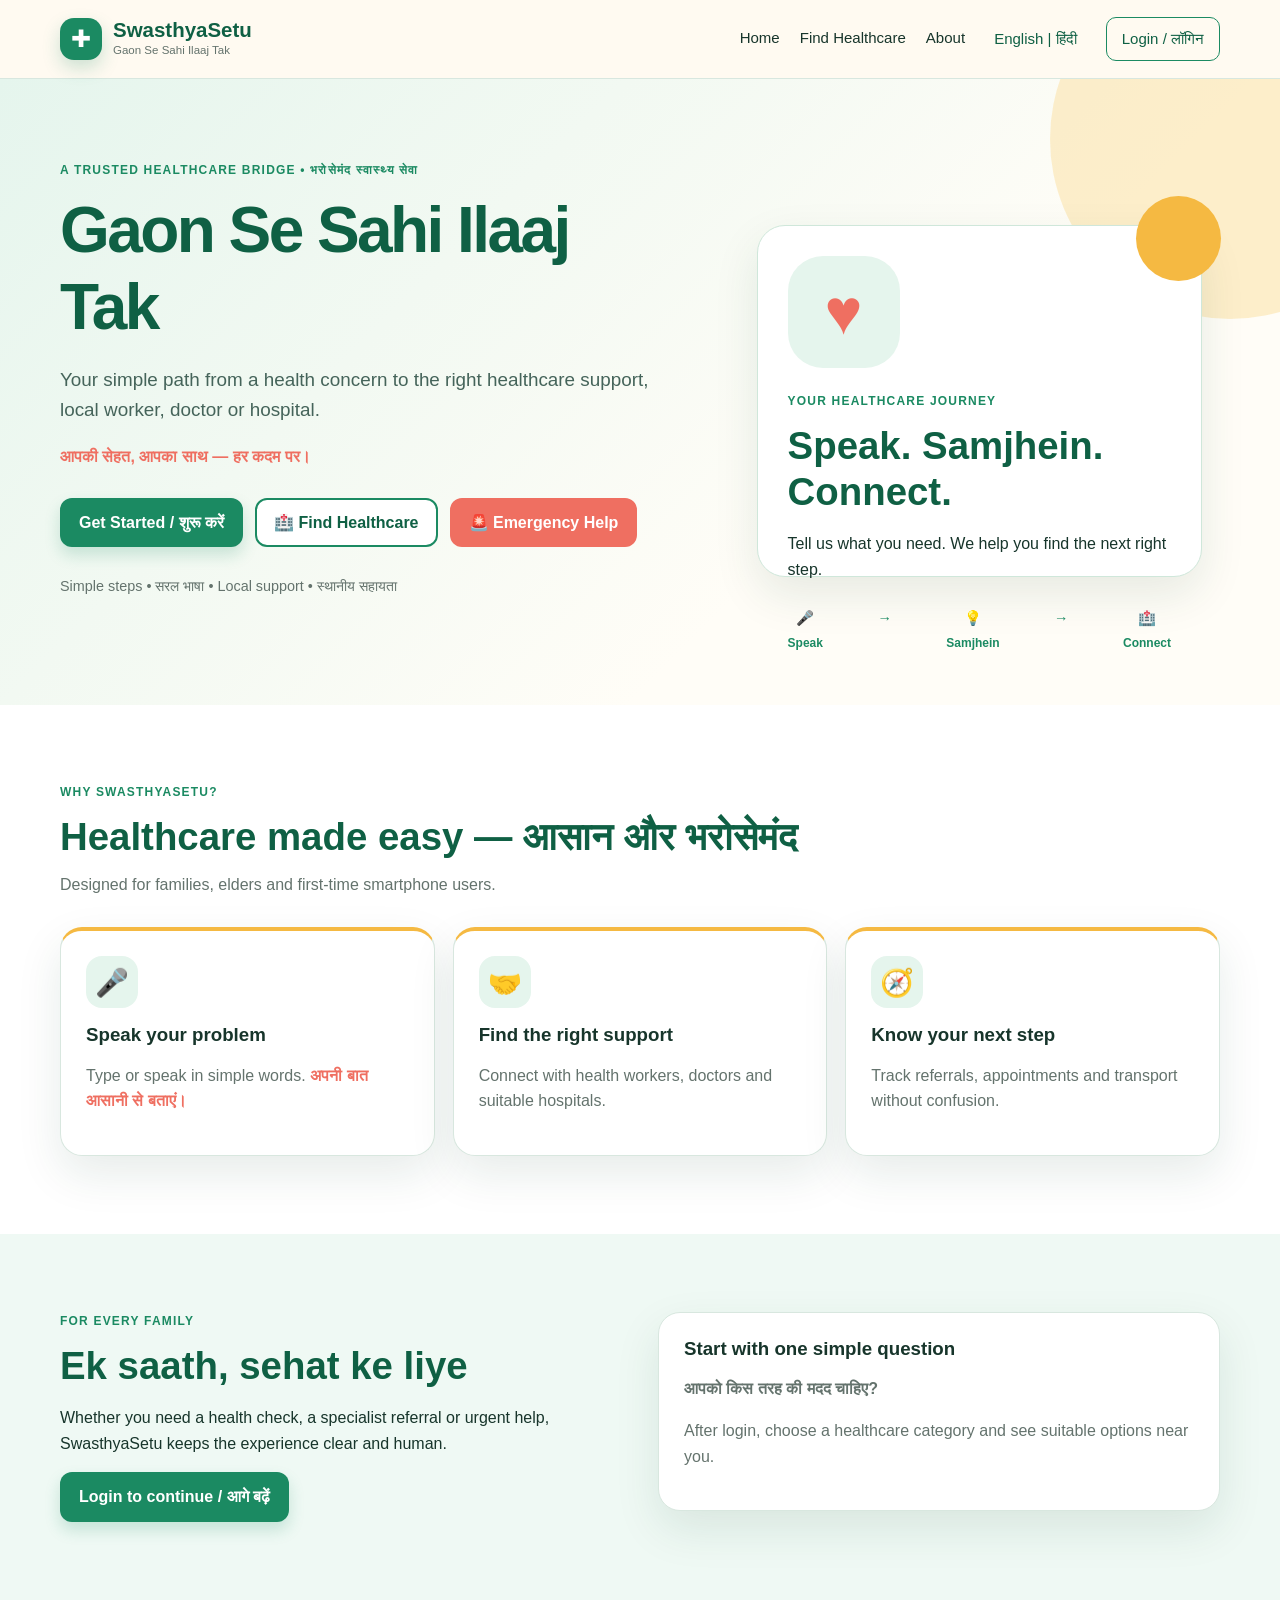
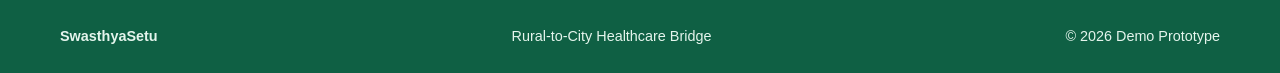
<file: index.html>
<!doctype html>
<html lang="en">
  <head>
    <meta charset="UTF-8" />
    <meta name="viewport" content="width=device-width,initial-scale=1.0" />
    <meta
      name="description"
      content="SwasthyaSetu - a simple rural-to-city healthcare bridge."
    />
    <title>SwasthyaSetu | Gaon Se Sahi Ilaaj Tak</title>
    <link rel="stylesheet" href="style.css" />
  </head>
  <body>
    <a class="skip-link" href="#main-content">Skip to main content</a>
    <header class="site-header">
      <div class="container nav-wrap">
        <a class="brand" href="index.html"
          ><span class="brand-mark">✚</span
          ><span
            ><strong>SwasthyaSetu</strong
            ><small>Gaon Se Sahi Ilaaj Tak</small></span
          ></a
        ><button class="menu-toggle" id="menuToggle" aria-expanded="false">
          Menu
        </button>
        <nav id="primaryNav" class="primary-nav">
          <a href="index.html">Home</a
          ><a href="healthcare.html">Find Healthcare</a
          ><a href="about.html">About</a
          ><button class="language-switch" id="languageSwitch">
            English | हिंदी</button
          ><a class="nav-login" href="login.html">Login / लॉगिन</a>
        </nav>
      </div>
    </header>
    <main id="main-content">
      <section class="hero">
        <div class="container hero-grid">
          <div>
            <p class="eyebrow">
              A trusted healthcare bridge • भरोसेमंद स्वास्थ्य सेवा
            </p>
            <h1>Gaon Se Sahi Ilaaj Tak</h1>
            <p class="lead">
              Your simple path from a health concern to the right healthcare
              support, local worker, doctor or hospital.
            </p>
            <p class="hindi-line">आपकी सेहत, आपका साथ — हर कदम पर।</p>
            <div class="hero-actions">
              <a class="button button-primary" href="login.html"
                >Get Started / शुरू करें</a
              ><a class="button button-secondary" href="healthcare.html"
                >🏥 Find Healthcare</a
              ><a class="button button-coral" href="emergency.html"
                >🚨 Emergency Help</a
              >
            </div>
            <p class="trust-note">
              Simple steps • सरल भाषा • Local support • स्थानीय सहायता
            </p>
          </div>
          <div class="hero-visual">
            <div class="hero-visual-card">
              <div class="heart-art">♥</div>
              <p class="eyebrow">Your healthcare journey</p>
              <h2>Speak. Samjhein. Connect.</h2>
              <p>
                Tell us what you need. We help you find the next right step.
              </p>
              <div class="journey-row">
                <span>🎤<small>Speak</small></span
                ><b>→</b><span>💡<small>Samjhein</small></span
                ><b>→</b><span>🏥<small>Connect</small></span>
              </div>
            </div>
          </div>
        </div>
      </section>
      <section class="section section-white">
        <div class="container">
          <div class="section-heading">
            <p class="eyebrow">Why SwasthyaSetu?</p>
            <h2>Healthcare made easy — आसान और भरोसेमंद</h2>
            <p>
              Designed for families, elders and first-time smartphone users.
            </p>
          </div>
          <div class="feature-grid">
            <article class="feature-card">
              <div class="feature-icon">🎤</div>
              <h3>Speak your problem</h3>
              <p>
                Type or speak in simple words.
                <span class="hindi-line">अपनी बात आसानी से बताएं।</span>
              </p>
            </article>
            <article class="feature-card">
              <div class="feature-icon">🤝</div>
              <h3>Find the right support</h3>
              <p>
                Connect with health workers, doctors and suitable hospitals.
              </p>
            </article>
            <article class="feature-card">
              <div class="feature-icon">🧭</div>
              <h3>Know your next step</h3>
              <p>
                Track referrals, appointments and transport without confusion.
              </p>
            </article>
          </div>
        </div>
      </section>
      <section class="section section-soft">
        <div class="container two-column">
          <div>
            <p class="eyebrow">For every family</p>
            <h2>Ek saath, sehat ke liye</h2>
            <p>
              Whether you need a health check, a specialist referral or urgent
              help, SwasthyaSetu keeps the experience clear and human.
            </p>
            <a class="button button-primary" href="login.html"
              >Login to continue / आगे बढ़ें</a
            >
          </div>
          <div class="info-card">
            <h3>Start with one simple question</h3>
            <p class="hindi-line">आपको किस तरह की मदद चाहिए?</p>
            <p>
              After login, choose a healthcare category and see suitable options
              near you.
            </p>
          </div>
        </div>
      </section>
    </main>
    <footer class="site-footer">
      <div class="container">
        <strong>SwasthyaSetu</strong><span>Rural-to-City Healthcare Bridge</span
        ><span>© 2026 Demo Prototype</span>
      </div>
    </footer>
    <script src="script.js"></script>
  </body>
</html>
</file>
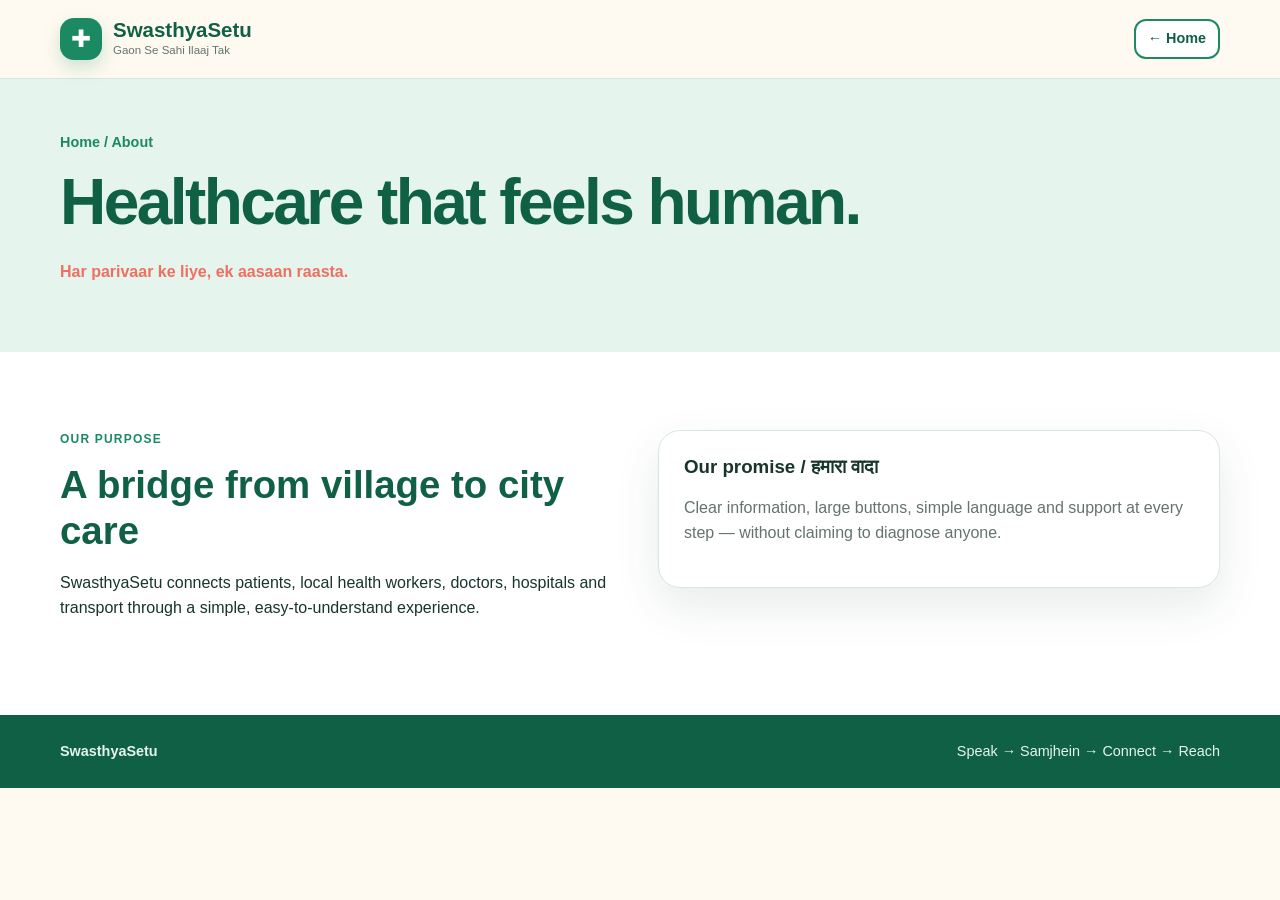
<file: about.html>
<!doctype html>
<html lang="en">
  <head>
    <meta charset="UTF-8" />
    <meta name="viewport" content="width=device-width,initial-scale=1.0" />
    <title>About | SwasthyaSetu</title>
    <link rel="stylesheet" href="style.css" />
  </head>
  <body>
    <header class="site-header">
      <div class="container nav-wrap">
        <a class="brand" href="index.html"
          ><span class="brand-mark">✚</span
          ><span
            ><strong>SwasthyaSetu</strong
            ><small>Gaon Se Sahi Ilaaj Tak</small></span
          ></a
        ><a class="button button-secondary button-small" href="index.html"
          >← Home</a
        >
      </div>
    </header>
    <main>
      <section class="page-hero">
        <div class="container">
          <div>
            <p class="breadcrumb">Home / About</p>
            <h1>Healthcare that feels human.</h1>
            <p class="hindi-line">Har parivaar ke liye, ek aasaan raasta.</p>
          </div>
        </div>
      </section>
      <section class="section section-white">
        <div class="container two-column">
          <div>
            <p class="eyebrow">Our purpose</p>
            <h2>A bridge from village to city care</h2>
            <p>
              SwasthyaSetu connects patients, local health workers, doctors,
              hospitals and transport through a simple, easy-to-understand
              experience.
            </p>
          </div>
          <div class="info-card">
            <h3>Our promise / हमारा वादा</h3>
            <p>
              Clear information, large buttons, simple language and support at
              every step — without claiming to diagnose anyone.
            </p>
          </div>
        </div>
      </section>
    </main>
    <footer class="site-footer">
      <div class="container">
        <strong>SwasthyaSetu</strong
        ><span>Speak → Samjhein → Connect → Reach</span>
      </div>
    </footer>
    <script src="script.js"></script>
  </body>
</html>
</file>
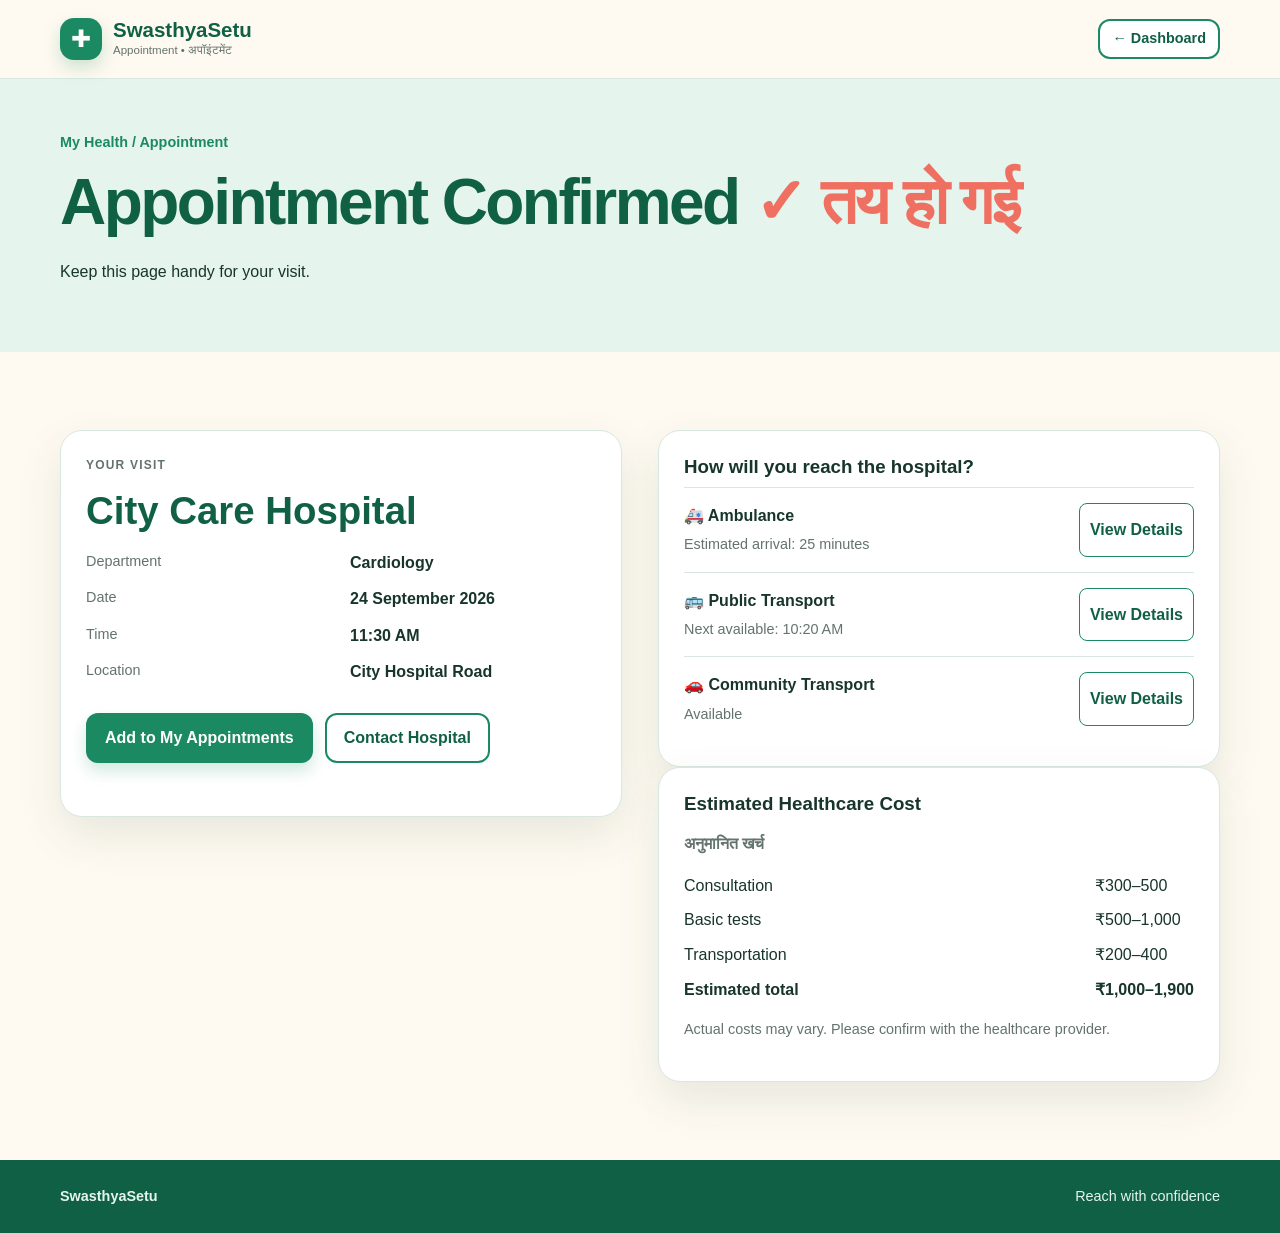
<file: appointment.html>
<!doctype html>
<html lang="en">
  <head>
    <meta charset="UTF-8" />
    <meta name="viewport" content="width=device-width,initial-scale=1.0" />
    <title>Appointment | SwasthyaSetu</title>
    <link rel="stylesheet" href="style.css" />
  </head>
  <body>
    <header class="site-header">
      <div class="container nav-wrap">
        <a class="brand" href="patient.html"
          ><span class="brand-mark">✚</span
          ><span
            ><strong>SwasthyaSetu</strong
            ><small>Appointment • अपॉइंटमेंट</small></span
          ></a
        ><a class="button button-secondary button-small" href="patient.html"
          >← Dashboard</a
        >
      </div>
    </header>
    <main>
      <section class="page-hero">
        <div class="container">
          <div>
            <p class="breadcrumb">My Health / Appointment</p>
            <h1>
              Appointment Confirmed <span class="hindi-line">✓ तय हो गई</span>
            </h1>
            <p>Keep this page handy for your visit.</p>
          </div>
        </div>
      </section>
      <section class="section">
        <div class="container two-column">
          <div class="info-card">
            <p class="eyebrow">Your visit</p>
            <h2>City Care Hospital</h2>
            <dl class="data-grid">
              <dt>Department</dt>
              <dd>Cardiology</dd>
              <dt>Date</dt>
              <dd>24 September 2026</dd>
              <dt>Time</dt>
              <dd>11:30 AM</dd>
              <dt>Location</dt>
              <dd>City Hospital Road</dd>
            </dl>
            <div class="button-row">
              <button class="button button-primary" id="saveAppointment">
                Add to My Appointments</button
              ><button class="button button-secondary" type="button">
                Contact Hospital
              </button>
            </div>
          </div>
          <div>
            <div class="info-card">
              <h3>How will you reach the hospital?</h3>
              <div class="transport-item">
                <b>🚑 Ambulance</b><span>Estimated arrival: 25 minutes</span
                ><button class="small-button" type="button">
                  View Details
                </button>
              </div>
              <div class="transport-item">
                <b>🚌 Public Transport</b><span>Next available: 10:20 AM</span
                ><button class="small-button" type="button">
                  View Details
                </button>
              </div>
              <div class="transport-item">
                <b>🚗 Community Transport</b><span>Available</span
                ><button class="small-button" type="button">
                  View Details
                </button>
              </div>
            </div>
            <div class="info-card">
              <h3>Estimated Healthcare Cost</h3>
              <p class="hindi-line">अनुमानित खर्च</p>
              <dl class="cost-list">
                <dt>Consultation</dt>
                <dd>₹300–500</dd>
                <dt>Basic tests</dt>
                <dd>₹500–1,000</dd>
                <dt>Transportation</dt>
                <dd>₹200–400</dd>
                <dt><strong>Estimated total</strong></dt>
                <dd><strong>₹1,000–1,900</strong></dd>
              </dl>
              <p class="muted">
                Actual costs may vary. Please confirm with the healthcare
                provider.
              </p>
            </div>
          </div>
        </div>
      </section>
    </main>
    <div class="modal" id="modal" role="dialog" aria-modal="true" hidden>
      <div class="modal-card">
        <button class="modal-close" id="modalClose">×</button>
        <h2 id="modalTitle">Message</h2>
        <p id="modalMessage"></p>
        <button class="button button-primary" id="modalOk">Okay</button>
      </div>
    </div>
    <footer class="site-footer">
      <div class="container">
        <strong>SwasthyaSetu</strong><span>Reach with confidence</span>
      </div>
    </footer>
    <script src="script.js"></script>
  </body>
</html>
</file>
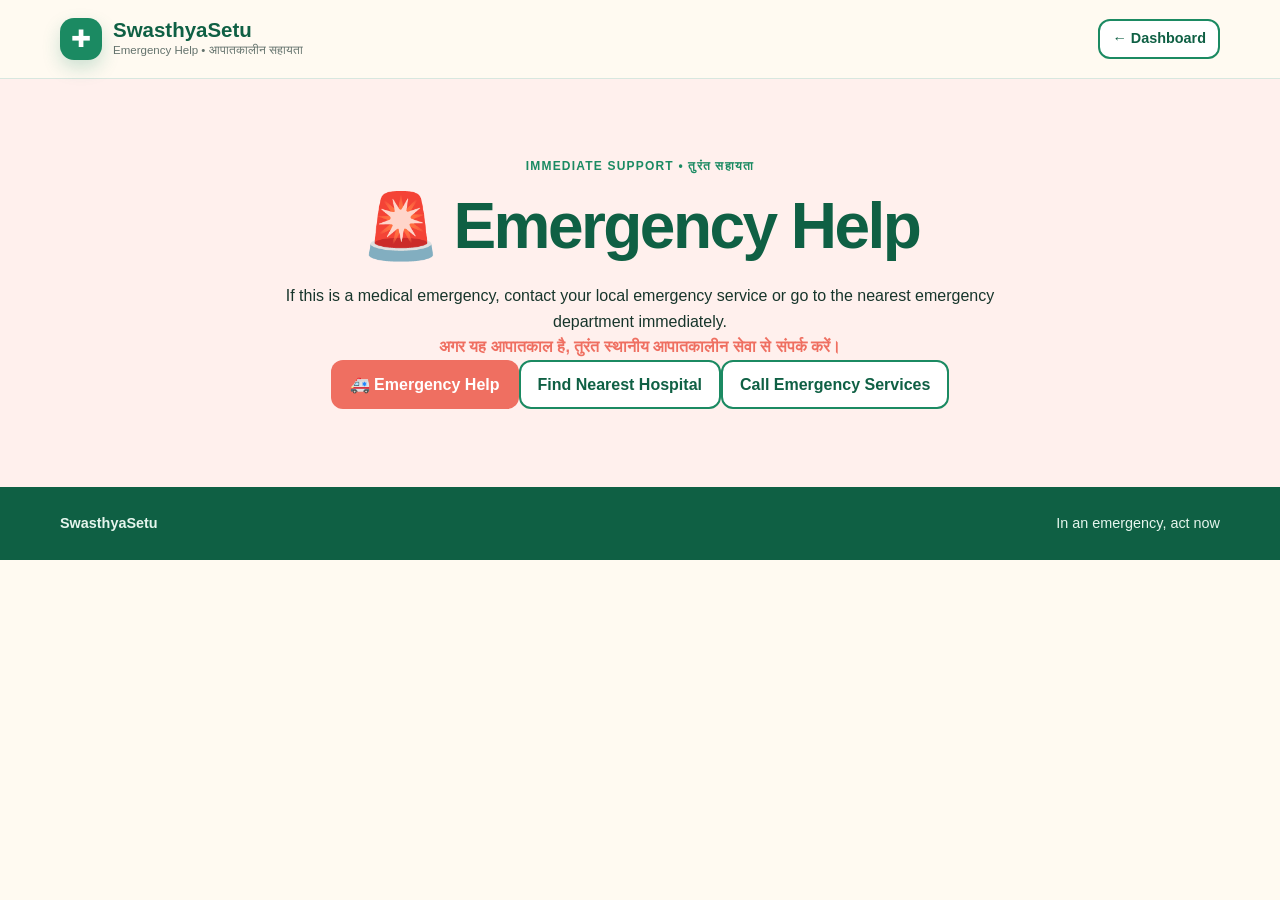
<file: emergency.html>
<!doctype html>
<html lang="en">
  <head>
    <meta charset="UTF-8" />
    <meta name="viewport" content="width=device-width,initial-scale=1.0" />
    <title>Emergency Help | SwasthyaSetu</title>
    <link rel="stylesheet" href="style.css" />
  </head>
  <body>
    <header class="site-header">
      <div class="container nav-wrap">
        <a class="brand" href="patient.html"
          ><span class="brand-mark">✚</span
          ><span
            ><strong>SwasthyaSetu</strong
            ><small>Emergency Help • आपातकालीन सहायता</small></span
          ></a
        ><a class="button button-secondary button-small" href="patient.html"
          >← Dashboard</a
        >
      </div>
    </header>
    <main>
      <section class="section emergency-section">
        <div class="container narrow">
          <p class="eyebrow">Immediate support • तुरंत सहायता</p>
          <h1>🚨 Emergency Help</h1>
          <p>
            If this is a medical emergency, contact your local emergency service
            or go to the nearest emergency department immediately.
          </p>
          <p class="hindi-line">
            अगर यह आपातकाल है, तुरंत स्थानीय आपातकालीन सेवा से संपर्क करें।
          </p>
          <div class="emergency-actions">
            <button class="button emergency-large" id="emergencyCall">
              🚑 Emergency Help</button
            ><a class="button button-secondary" href="healthcare.html"
              >Find Nearest Hospital</a
            ><button class="button button-secondary" id="callServices">
              Call Emergency Services
            </button>
          </div>
        </div>
      </section>
    </main>
    <div class="modal" id="modal" role="dialog" aria-modal="true" hidden>
      <div class="modal-card">
        <button class="modal-close" id="modalClose">×</button>
        <h2 id="modalTitle">Message</h2>
        <p id="modalMessage"></p>
        <button class="button button-primary" id="modalOk">Okay</button>
      </div>
    </div>
    <footer class="site-footer">
      <div class="container">
        <strong>SwasthyaSetu</strong><span>In an emergency, act now</span>
      </div>
    </footer>
    <script src="script.js"></script>
  </body>
</html>
</file>
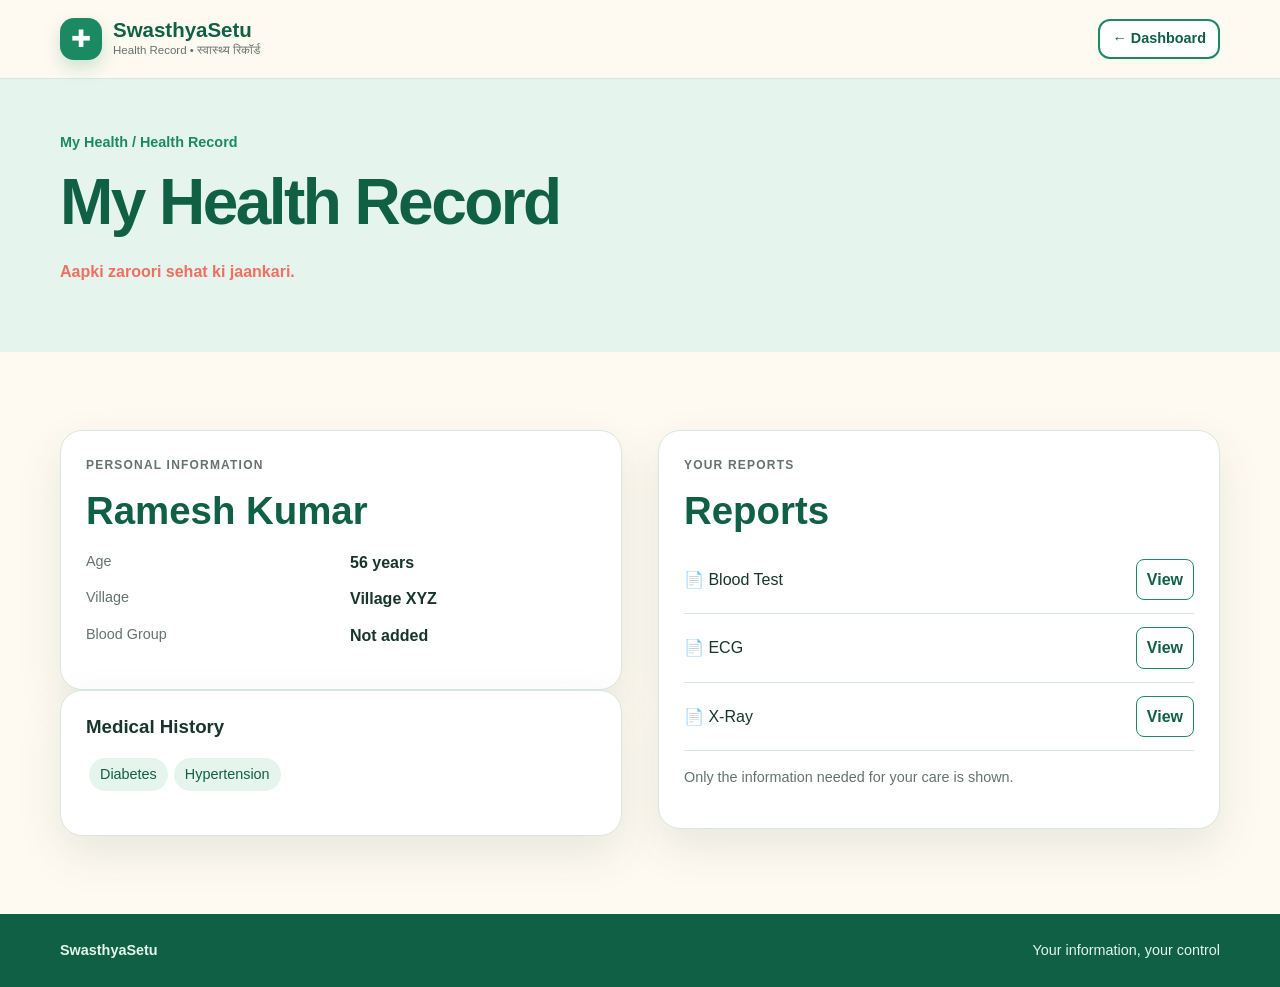
<file: health-record.html>
<!doctype html>
<html lang="en">
  <head>
    <meta charset="UTF-8" />
    <meta name="viewport" content="width=device-width,initial-scale=1.0" />
    <title>Health Record | SwasthyaSetu</title>
    <link rel="stylesheet" href="style.css" />
  </head>
  <body>
    <header class="site-header">
      <div class="container nav-wrap">
        <a class="brand" href="patient.html"
          ><span class="brand-mark">✚</span
          ><span
            ><strong>SwasthyaSetu</strong
            ><small>Health Record • स्वास्थ्य रिकॉर्ड</small></span
          ></a
        ><a class="button button-secondary button-small" href="patient.html"
          >← Dashboard</a
        >
      </div>
    </header>
    <main>
      <section class="page-hero">
        <div class="container">
          <div>
            <p class="breadcrumb">My Health / Health Record</p>
            <h1>My Health Record</h1>
            <p class="hindi-line">Aapki zaroori sehat ki jaankari.</p>
          </div>
        </div>
      </section>
      <section class="section">
        <div class="container two-column">
          <div>
            <div class="info-card">
              <p class="eyebrow">Personal information</p>
              <h2>Ramesh Kumar</h2>
              <dl class="data-grid">
                <dt>Age</dt>
                <dd>56 years</dd>
                <dt>Village</dt>
                <dd>Village XYZ</dd>
                <dt>Blood Group</dt>
                <dd>Not added</dd>
              </dl>
            </div>
            <div class="info-card">
              <h3>Medical History</h3>
              <p>
                <span class="tag">Diabetes</span
                ><span class="tag">Hypertension</span>
              </p>
            </div>
          </div>
          <div class="info-card">
            <p class="eyebrow">Your reports</p>
            <h2>Reports</h2>
            <ul class="report-list">
              <li>
                📄 Blood Test
                <button class="small-button" data-report="Blood Test">
                  View
                </button>
              </li>
              <li>
                📄 ECG
                <button class="small-button" data-report="ECG">View</button>
              </li>
              <li>
                📄 X-Ray
                <button class="small-button" data-report="X-Ray">View</button>
              </li>
            </ul>
            <p class="muted">
              Only the information needed for your care is shown.
            </p>
          </div>
        </div>
      </section>
    </main>
    <div class="modal" id="modal" role="dialog" aria-modal="true" hidden>
      <div class="modal-card">
        <button class="modal-close" id="modalClose">×</button>
        <h2 id="modalTitle">Message</h2>
        <p id="modalMessage"></p>
        <button class="button button-primary" id="modalOk">Okay</button>
      </div>
    </div>
    <footer class="site-footer">
      <div class="container">
        <strong>SwasthyaSetu</strong><span>Your information, your control</span>
      </div>
    </footer>
    <script src="script.js"></script>
  </body>
</html>
</file>
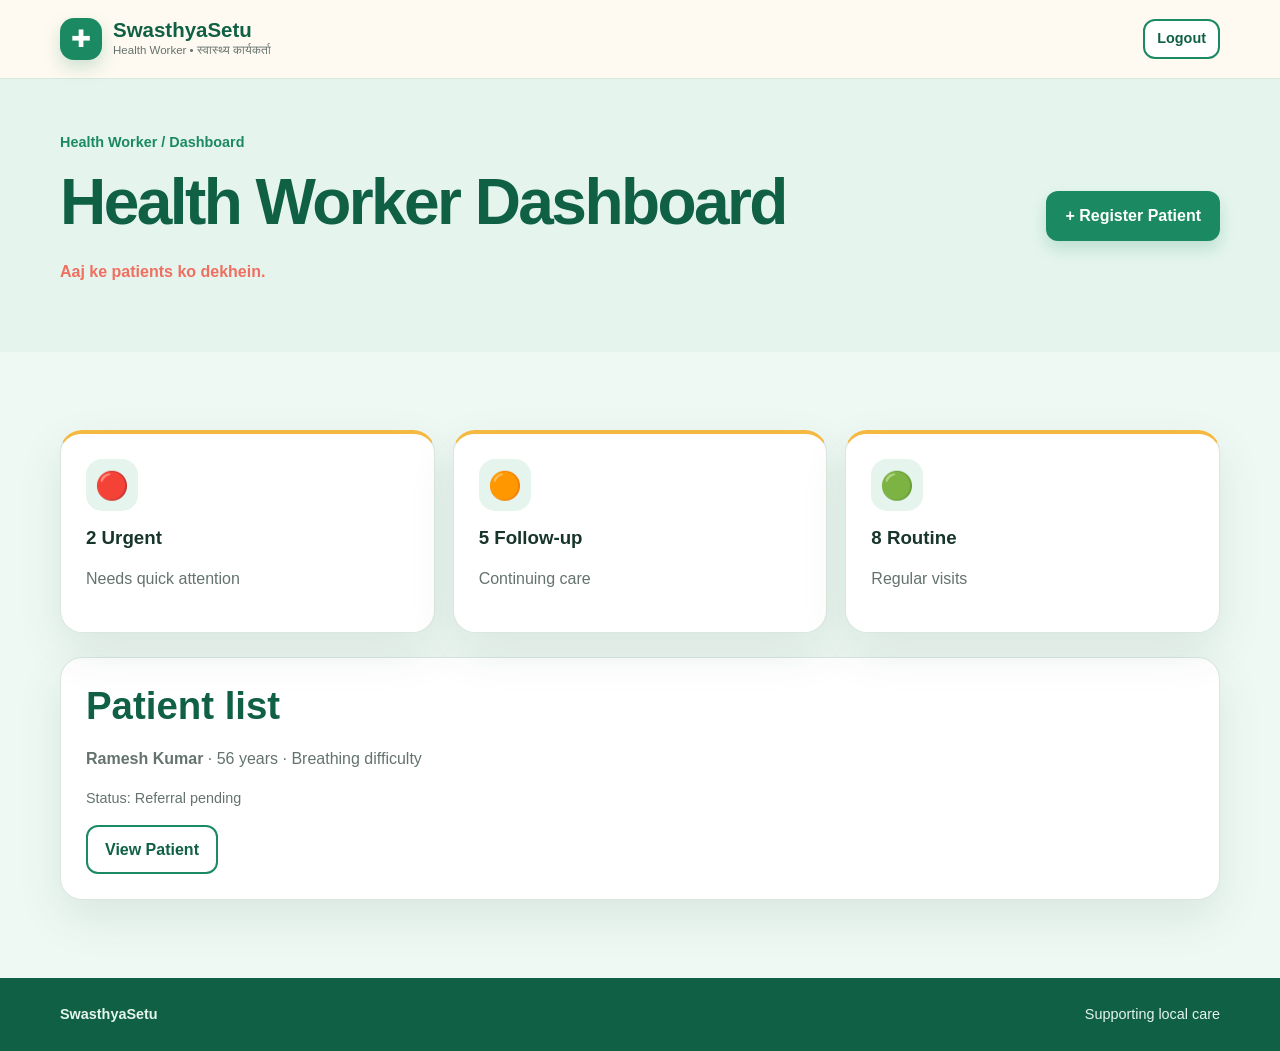
<file: health-worker.html>
<!doctype html>
<html lang="en">
  <head>
    <meta charset="UTF-8" />
    <meta name="viewport" content="width=device-width,initial-scale=1.0" />
    <title>Health Worker | SwasthyaSetu</title>
    <link rel="stylesheet" href="style.css" />
  </head>
  <body>
    <header class="site-header">
      <div class="container nav-wrap">
        <a class="brand" href="index.html"
          ><span class="brand-mark">✚</span
          ><span
            ><strong>SwasthyaSetu</strong
            ><small>Health Worker • स्वास्थ्य कार्यकर्ता</small></span
          ></a
        ><a class="button button-secondary button-small" href="index.html"
          >Logout</a
        >
      </div>
    </header>
    <main>
      <section class="page-hero">
        <div class="container">
          <div>
            <p class="breadcrumb">Health Worker / Dashboard</p>
            <h1>Health Worker Dashboard</h1>
            <p class="hindi-line">Aaj ke patients ko dekhein.</p>
          </div>
          <button
            class="button button-primary"
            type="button"
            data-demo="Register Patient"
          >
            + Register Patient
          </button>
        </div>
      </section>
      <section class="section section-soft">
        <div class="container">
          <div class="feature-grid">
            <div class="feature-card">
              <div class="feature-icon">🔴</div>
              <h3>2 Urgent</h3>
              <p>Needs quick attention</p>
            </div>
            <div class="feature-card">
              <div class="feature-icon">🟠</div>
              <h3>5 Follow-up</h3>
              <p>Continuing care</p>
            </div>
            <div class="feature-card">
              <div class="feature-icon">🟢</div>
              <h3>8 Routine</h3>
              <p>Regular visits</p>
            </div>
          </div>
          <div class="info-card" style="margin-top: 24px">
            <h2>Patient list</h2>
            <p>
              <strong>Ramesh Kumar</strong> · 56 years · Breathing difficulty
            </p>
            <p class="muted">Status: Referral pending</p>
            <button
              class="button button-secondary"
              type="button"
              data-demo="Patient details"
            >
              View Patient
            </button>
          </div>
        </div>
      </section>
    </main>
    <footer class="site-footer">
      <div class="container">
        <strong>SwasthyaSetu</strong><span>Supporting local care</span>
      </div>
    </footer>
    <script src="script.js"></script>
  </body>
</html>
</file>
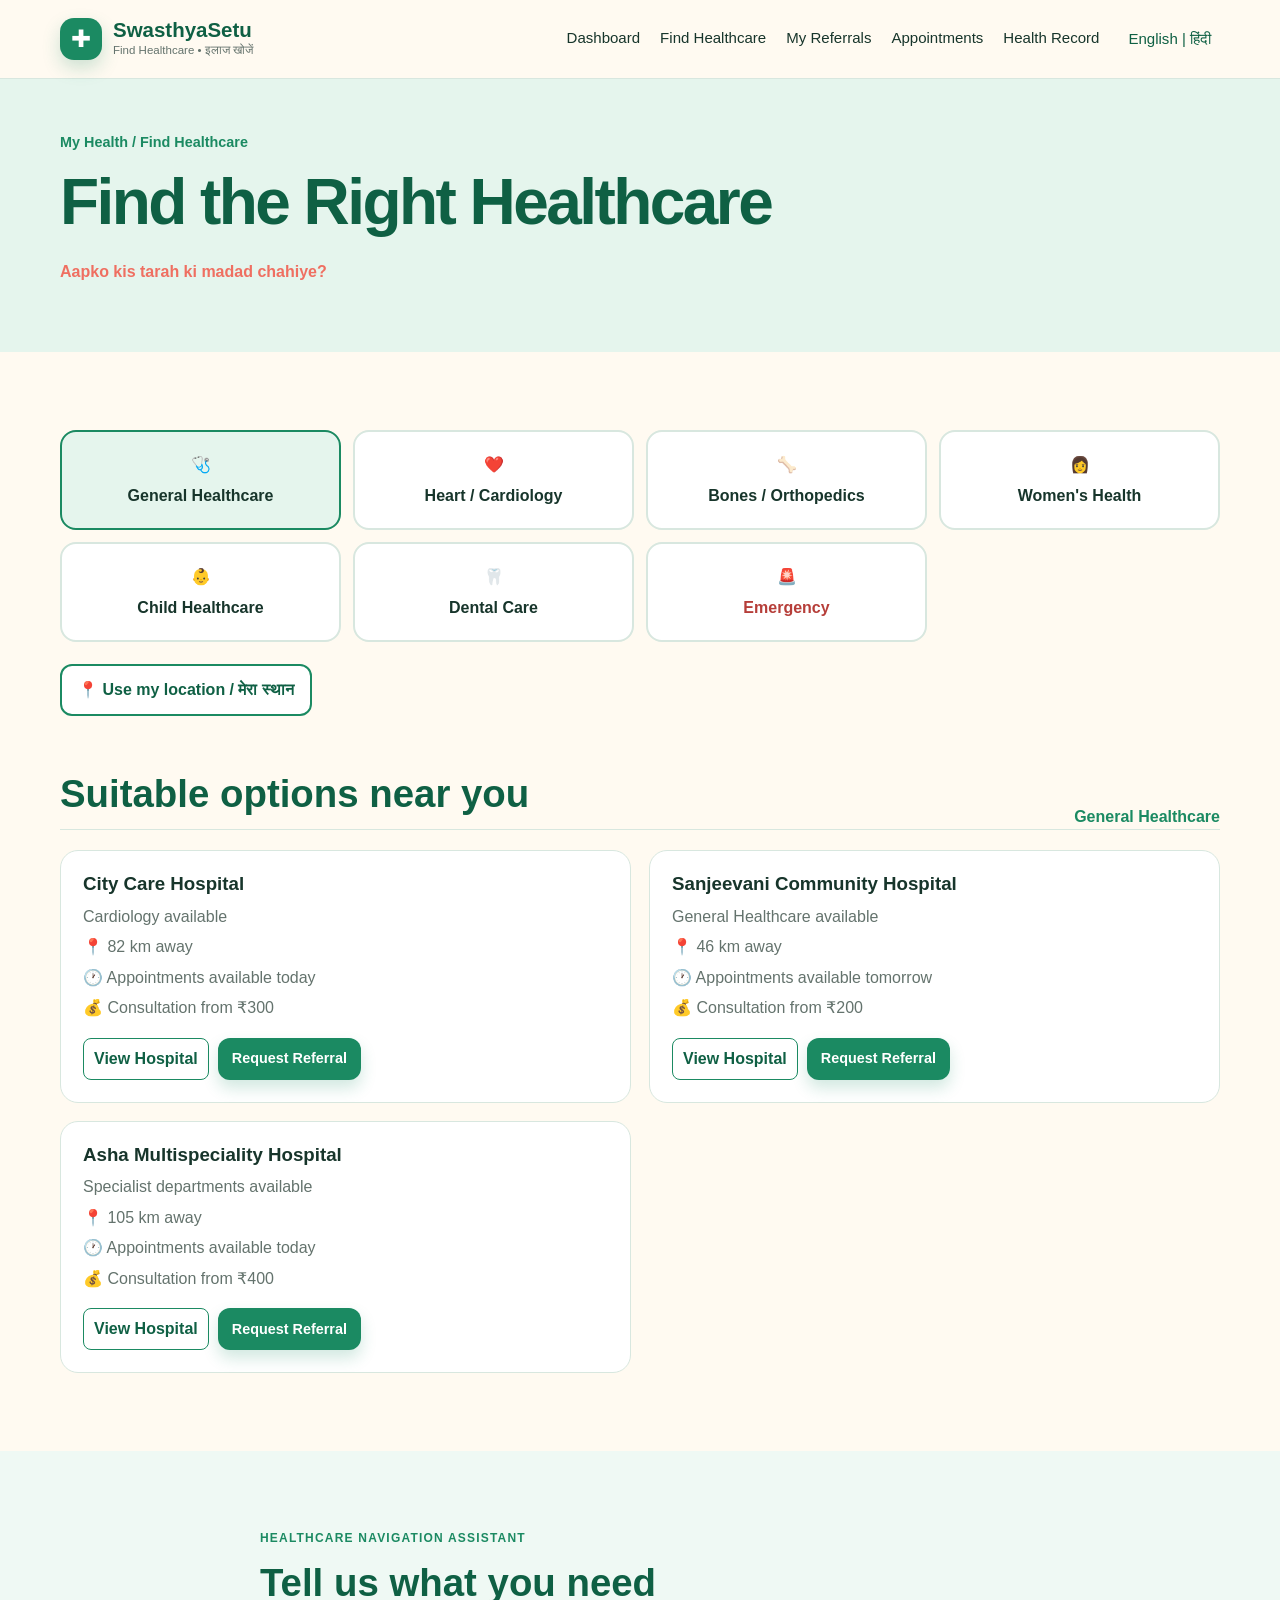
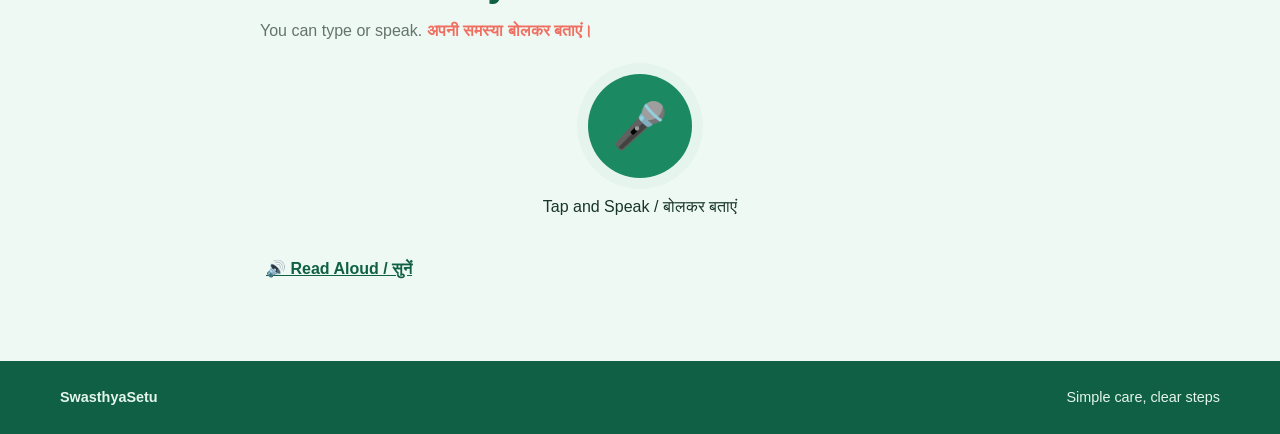
<file: healthcare.html>
<!doctype html>
<html lang="en">
  <head>
    <meta charset="UTF-8" />
    <meta name="viewport" content="width=device-width,initial-scale=1.0" />
    <title>Find Healthcare | SwasthyaSetu</title>
    <link rel="stylesheet" href="style.css" />
  </head>
  <body>
    <header class="site-header">
      <div class="container nav-wrap">
        <a class="brand" href="patient.html"
          ><span class="brand-mark">✚</span
          ><span
            ><strong>SwasthyaSetu</strong
            ><small>Find Healthcare • इलाज खोजें</small></span
          ></a
        ><button class="menu-toggle" id="menuToggle" aria-expanded="false">
          Menu
        </button>
        <nav id="primaryNav" class="primary-nav">
          <a href="patient.html">Dashboard</a
          ><a href="healthcare.html">Find Healthcare</a
          ><a href="referral.html">My Referrals</a
          ><a href="appointment.html">Appointments</a
          ><a href="health-record.html">Health Record</a
          ><button class="language-switch" id="languageSwitch">
            English | हिंदी
          </button>
        </nav>
      </div>
    </header>
    <main>
      <section class="page-hero">
        <div class="container">
          <div>
            <p class="breadcrumb">My Health / Find Healthcare</p>
            <h1>Find the Right Healthcare</h1>
            <p class="hindi-line">Aapko kis tarah ki madad chahiye?</p>
          </div>
        </div>
      </section>
      <section class="section">
        <div class="container">
          <div class="category-grid" id="categoryGrid">
            <button class="category active" data-category="General Healthcare">
              🩺<span>General Healthcare</span></button
            ><button class="category" data-category="Cardiology">
              ❤️<span>Heart / Cardiology</span></button
            ><button class="category" data-category="Orthopedics">
              🦴<span>Bones / Orthopedics</span></button
            ><button class="category" data-category="Women's Health">
              👩<span>Women's Health</span></button
            ><button class="category" data-category="Child Healthcare">
              👶<span>Child Healthcare</span></button
            ><button class="category" data-category="Dental">
              🦷<span>Dental Care</span></button
            ><button class="category category-danger" data-category="Emergency">
              🚨<span>Emergency</span>
            </button>
          </div>
          <button class="location-button" id="locationButton">
            📍 Use my location / मेरा स्थान
          </button>
          <p class="location-status" id="locationStatus"></p>
          <div class="results-heading">
            <h2>Suitable options near you</h2>
            <span id="selectedCategory">General Healthcare</span>
          </div>
          <div class="hospital-list" id="hospitalList"></div>
        </div>
      </section>
      <section class="section section-soft" id="assistant">
        <div class="container narrow">
          <div class="section-heading">
            <p class="eyebrow">Healthcare Navigation Assistant</p>
            <h2>Tell us what you need</h2>
            <p>
              You can type or speak.
              <span class="hindi-line">अपनी समस्या बोलकर बताएं।</span>
            </p>
          </div>
          <div class="assistant-box">
            <button class="mic-button" id="voiceButton">🎤</button>
            <p id="voiceLabel">Tap and Speak / बोलकर बताएं</p>
            <p class="voice-example" id="voiceExample" hidden>
              “Mujhe teen din se saans lene mein dikkat ho rahi hai.”
            </p>
            <div class="understood" id="understood" hidden>
              <h3>We understood / हमने समझा:</h3>
              <ul>
                <li>Breathing difficulty</li>
                <li>Duration: 3 days</li>
              </ul>
              <p class="notice">
                A healthcare professional should evaluate your symptoms.
              </p>
            </div>
          </div>
          <button class="text-button" id="readAloud">
            🔊 Read Aloud / सुनें
          </button>
        </div>
      </section>
    </main>
    <div class="modal" id="modal" role="dialog" aria-modal="true" hidden>
      <div class="modal-card">
        <button class="modal-close" id="modalClose">×</button>
        <h2 id="modalTitle">Message</h2>
        <p id="modalMessage"></p>
        <button class="button button-primary" id="modalOk">Okay</button>
      </div>
    </div>
    <footer class="site-footer">
      <div class="container">
        <strong>SwasthyaSetu</strong><span>Simple care, clear steps</span>
      </div>
    </footer>
    <script src="script.js"></script>
  </body>
</html>
</file>
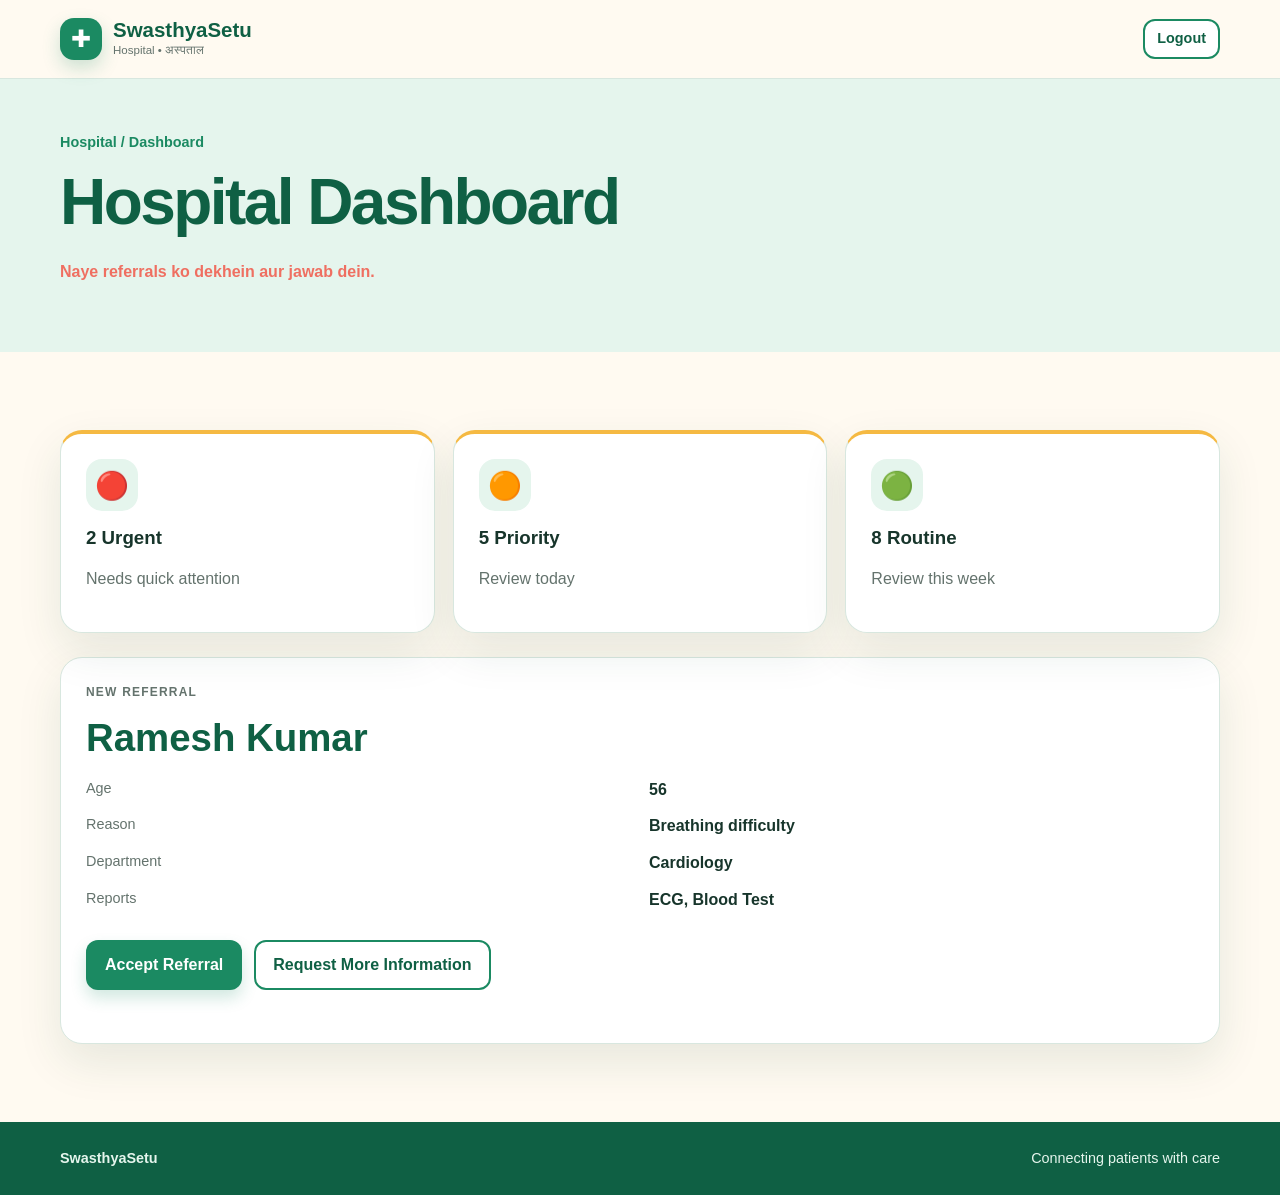
<file: hospital.html>
<!doctype html>
<html lang="en">
  <head>
    <meta charset="UTF-8" />
    <meta name="viewport" content="width=device-width,initial-scale=1.0" />
    <title>Hospital | SwasthyaSetu</title>
    <link rel="stylesheet" href="style.css" />
  </head>
  <body>
    <header class="site-header">
      <div class="container nav-wrap">
        <a class="brand" href="index.html"
          ><span class="brand-mark">✚</span
          ><span
            ><strong>SwasthyaSetu</strong
            ><small>Hospital • अस्पताल</small></span
          ></a
        ><a class="button button-secondary button-small" href="index.html"
          >Logout</a
        >
      </div>
    </header>
    <main>
      <section class="page-hero">
        <div class="container">
          <div>
            <p class="breadcrumb">Hospital / Dashboard</p>
            <h1>Hospital Dashboard</h1>
            <p class="hindi-line">Naye referrals ko dekhein aur jawab dein.</p>
          </div>
        </div>
      </section>
      <section class="section">
        <div class="container">
          <div class="feature-grid">
            <div class="feature-card">
              <div class="feature-icon">🔴</div>
              <h3>2 Urgent</h3>
              <p>Needs quick attention</p>
            </div>
            <div class="feature-card">
              <div class="feature-icon">🟠</div>
              <h3>5 Priority</h3>
              <p>Review today</p>
            </div>
            <div class="feature-card">
              <div class="feature-icon">🟢</div>
              <h3>8 Routine</h3>
              <p>Review this week</p>
            </div>
          </div>
          <div class="info-card" style="margin-top: 24px">
            <p class="eyebrow">New referral</p>
            <h2>Ramesh Kumar</h2>
            <dl class="data-grid">
              <dt>Age</dt>
              <dd>56</dd>
              <dt>Reason</dt>
              <dd>Breathing difficulty</dd>
              <dt>Department</dt>
              <dd>Cardiology</dd>
              <dt>Reports</dt>
              <dd>ECG, Blood Test</dd>
            </dl>
            <div class="button-row">
              <button
                class="button button-primary"
                data-demo="Referral accepted"
              >
                Accept Referral</button
              ><button
                class="button button-secondary"
                data-demo="Information request"
              >
                Request More Information
              </button>
            </div>
          </div>
        </div>
      </section>
    </main>
    <footer class="site-footer">
      <div class="container">
        <strong>SwasthyaSetu</strong><span>Connecting patients with care</span>
      </div>
    </footer>
    <script src="script.js"></script>
  </body>
</html>
</file>
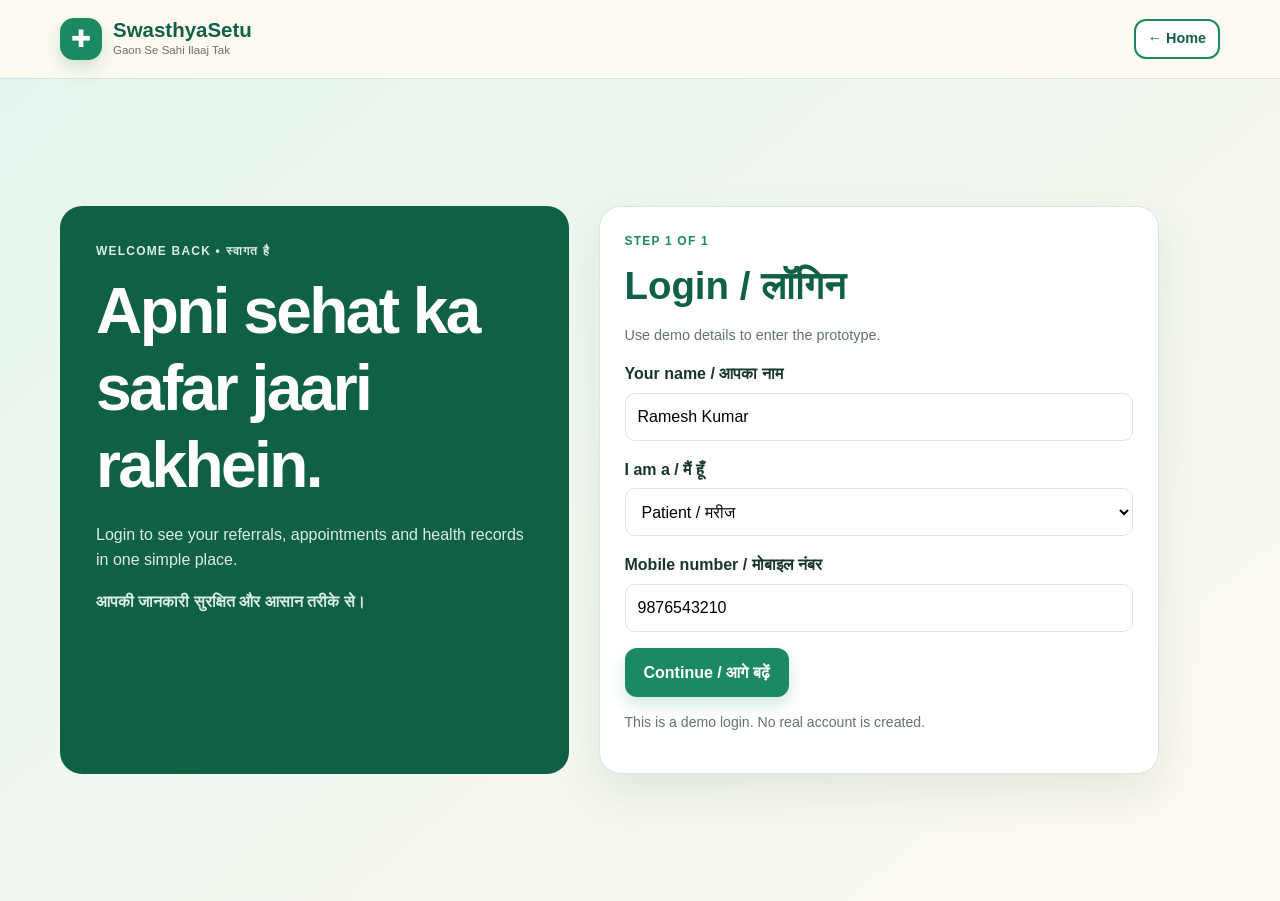
<file: login.html>
<!doctype html>
<html lang="en">
  <head>
    <meta charset="UTF-8" />
    <meta name="viewport" content="width=device-width,initial-scale=1.0" />
    <title>Login | SwasthyaSetu</title>
    <link rel="stylesheet" href="style.css" />
  </head>
  <body>
    <header class="site-header">
      <div class="container nav-wrap">
        <a class="brand" href="index.html"
          ><span class="brand-mark">✚</span
          ><span
            ><strong>SwasthyaSetu</strong
            ><small>Gaon Se Sahi Ilaaj Tak</small></span
          ></a
        ><a class="button button-secondary button-small" href="index.html"
          >← Home</a
        >
      </div>
    </header>
    <main class="auth-page">
      <div class="container auth-layout">
        <section class="auth-intro">
          <p class="eyebrow">Welcome back • स्वागत है</p>
          <h1>Apni sehat ka safar jaari rakhein.</h1>
          <p>
            Login to see your referrals, appointments and health records in one
            simple place.
          </p>
          <p class="hindi-line">आपकी जानकारी सुरक्षित और आसान तरीके से।</p>
        </section>
        <section class="auth-card">
          <p class="eyebrow">Step 1 of 1</p>
          <h2>Login / लॉगिन</h2>
          <p class="muted">Use demo details to enter the prototype.</p>
          <form id="loginForm">
            <div class="form-group">
              <label for="name">Your name / आपका नाम</label
              ><input id="name" name="name" value="Ramesh Kumar" required />
            </div>
            <div class="form-group">
              <label for="role">I am a / मैं हूँ</label
              ><select id="role" name="role">
                <option value="patient">Patient / मरीज</option>
                <option value="worker">
                  Health Worker / स्वास्थ्य कार्यकर्ता
                </option>
                <option value="hospital">Hospital / अस्पताल</option>
              </select>
            </div>
            <div class="form-group">
              <label for="phone">Mobile number / मोबाइल नंबर</label
              ><input
                id="phone"
                name="phone"
                type="tel"
                value="9876543210"
                required
              />
            </div>
            <button class="button button-primary" type="submit">
              Continue / आगे बढ़ें
            </button>
          </form>
          <p class="form-note">
            This is a demo login. No real account is created.
          </p>
        </section>
      </div>
    </main>
    <script src="script.js"></script>
  </body>
</html>
</file>
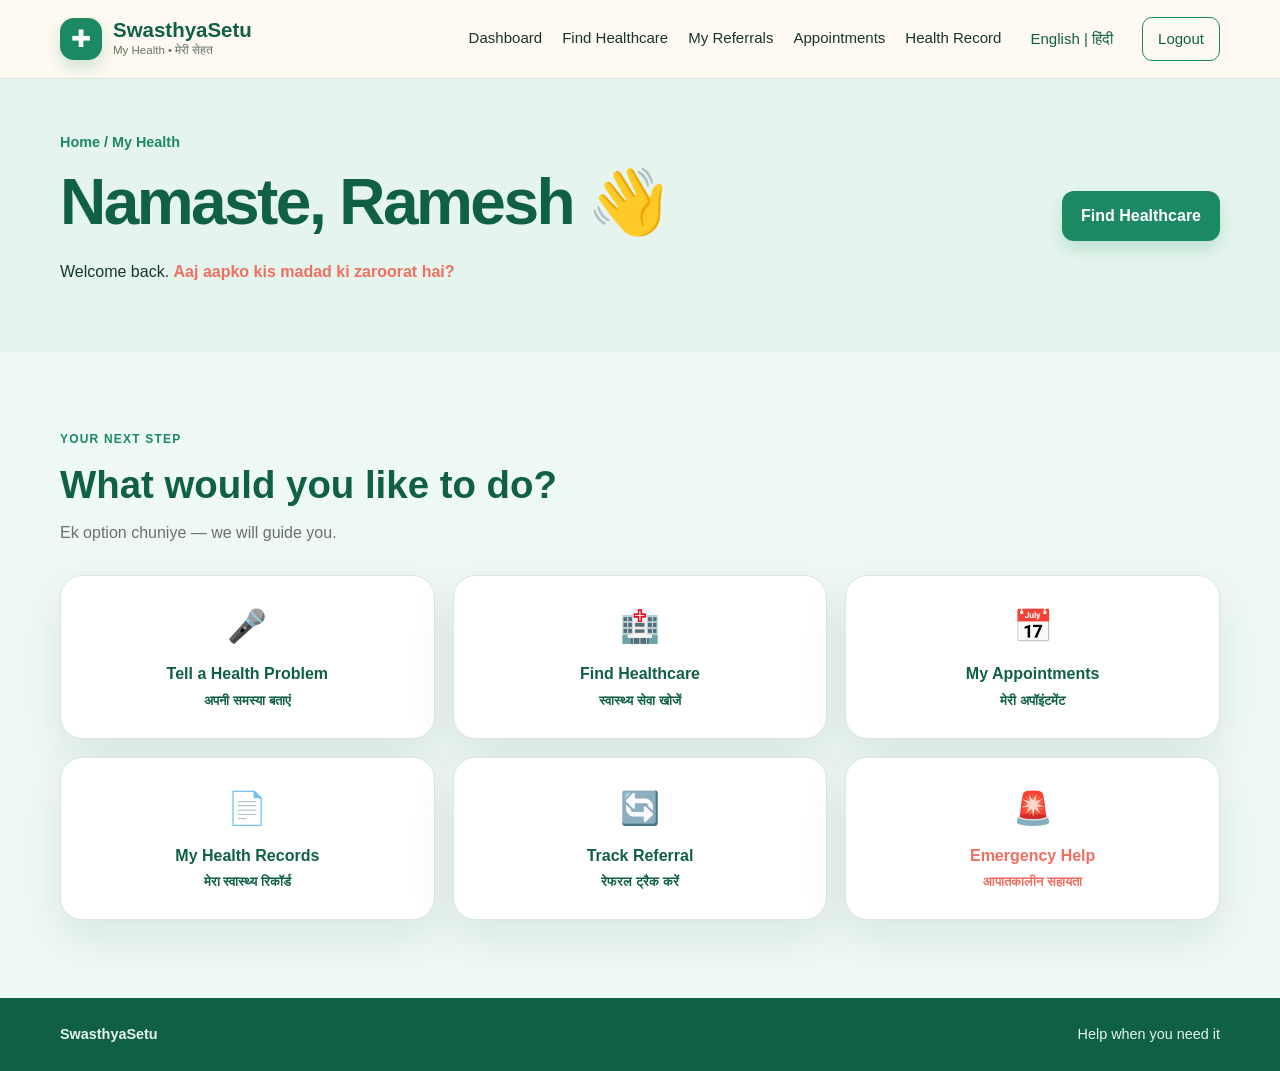
<file: patient.html>
<!doctype html>
<html lang="en">
  <head>
    <meta charset="UTF-8" />
    <meta name="viewport" content="width=device-width,initial-scale=1.0" />
    <title>My Health | SwasthyaSetu</title>
    <link rel="stylesheet" href="style.css" />
  </head>
  <body>
    <header class="site-header">
      <div class="container nav-wrap">
        <a class="brand" href="patient.html"
          ><span class="brand-mark">✚</span
          ><span
            ><strong>SwasthyaSetu</strong
            ><small>My Health • मेरी सेहत</small></span
          ></a
        ><button class="menu-toggle" id="menuToggle" aria-expanded="false">
          Menu
        </button>
        <nav id="primaryNav" class="primary-nav">
          <a href="patient.html">Dashboard</a
          ><a href="healthcare.html">Find Healthcare</a
          ><a href="referral.html">My Referrals</a
          ><a href="appointment.html">Appointments</a
          ><a href="health-record.html">Health Record</a
          ><button class="language-switch" id="languageSwitch">
            English | हिंदी</button
          ><a class="nav-login" href="index.html">Logout</a>
        </nav>
      </div>
    </header>
    <main>
      <section class="page-hero">
        <div class="container">
          <div>
            <p class="breadcrumb">Home / My Health</p>
            <h1>Namaste, Ramesh 👋</h1>
            <p>
              Welcome back.
              <span class="hindi-line"
                >Aaj aapko kis madad ki zaroorat hai?</span
              >
            </p>
          </div>
          <a class="button button-primary" href="healthcare.html"
            >Find Healthcare</a
          >
        </div>
      </section>
      <section class="section section-soft">
        <div class="container">
          <div class="section-heading">
            <p class="eyebrow">Your next step</p>
            <h2>What would you like to do?</h2>
            <p>Ek option chuniye — we will guide you.</p>
          </div>
          <div class="action-grid">
            <a class="action-card" href="healthcare.html#assistant"
              >🎤<span
                >Tell a Health Problem<br /><small
                  >अपनी समस्या बताएं</small
                ></span
              ></a
            ><a class="action-card" href="healthcare.html"
              >🏥<span
                >Find Healthcare<br /><small>स्वास्थ्य सेवा खोजें</small></span
              ></a
            ><a class="action-card" href="appointment.html"
              >📅<span
                >My Appointments<br /><small>मेरी अपॉइंटमेंट</small></span
              ></a
            ><a class="action-card" href="health-record.html"
              >📄<span
                >My Health Records<br /><small
                  >मेरा स्वास्थ्य रिकॉर्ड</small
                ></span
              ></a
            ><a class="action-card" href="referral.html"
              >🔄<span
                >Track Referral<br /><small>रेफरल ट्रैक करें</small></span
              ></a
            ><a class="action-card emergency-text" href="emergency.html"
              >🚨<span
                >Emergency Help<br /><small>आपातकालीन सहायता</small></span
              ></a
            >
          </div>
        </div>
      </section>
    </main>
    <footer class="site-footer">
      <div class="container">
        <strong>SwasthyaSetu</strong><span>Help when you need it</span>
      </div>
    </footer>
    <script src="script.js"></script>
  </body>
</html>
</file>
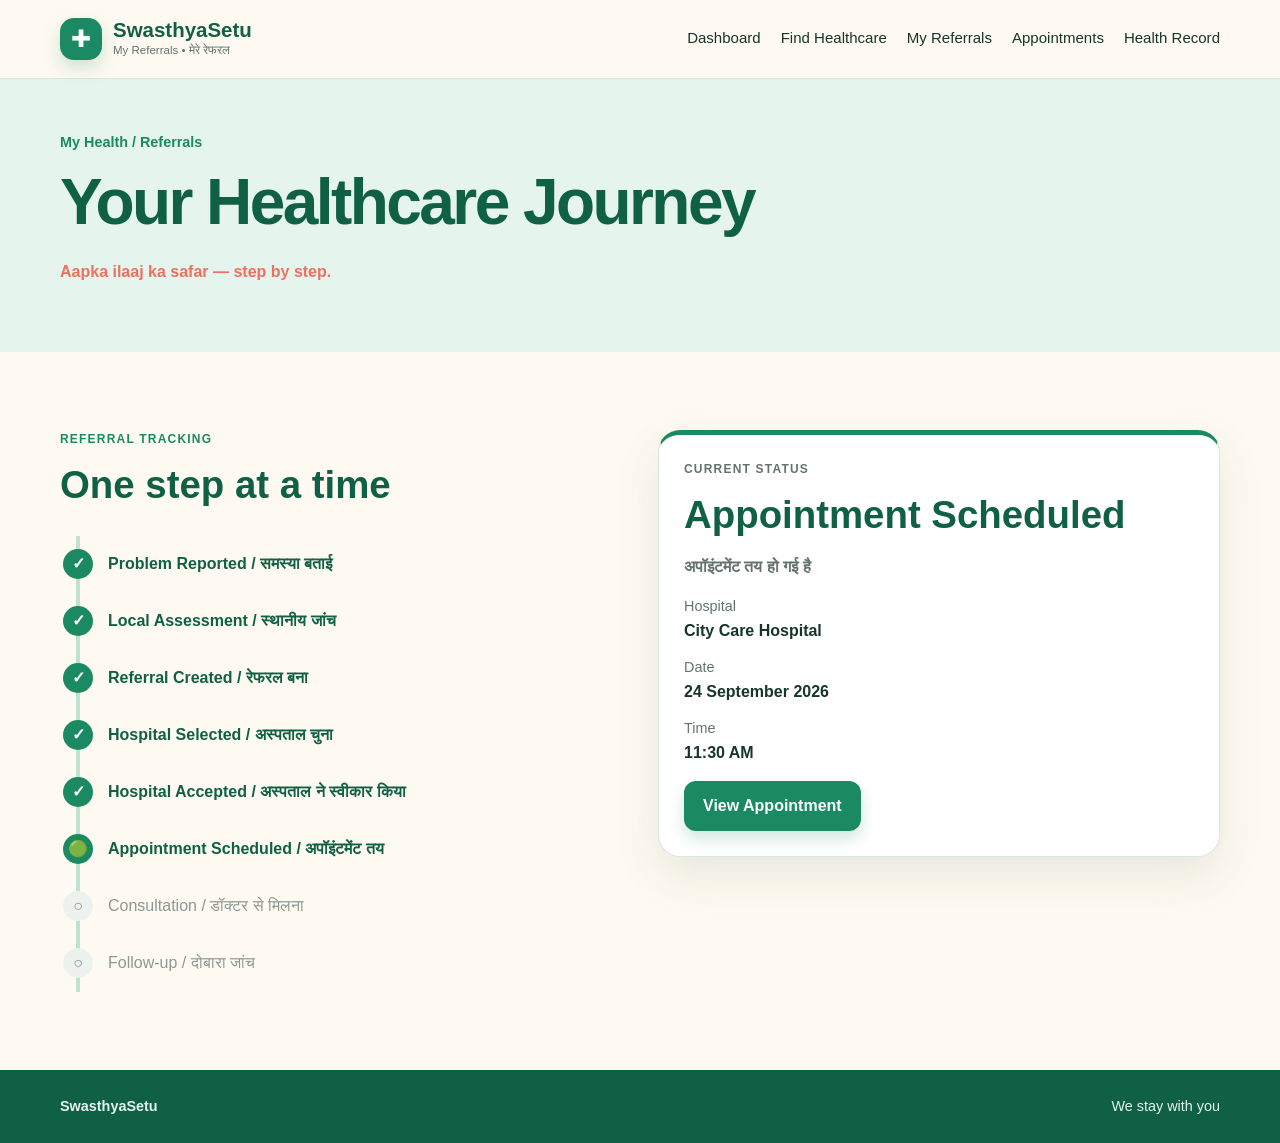
<file: referral.html>
<!doctype html>
<html lang="en">
  <head>
    <meta charset="UTF-8" />
    <meta name="viewport" content="width=device-width,initial-scale=1.0" />
    <title>My Referrals | SwasthyaSetu</title>
    <link rel="stylesheet" href="style.css" />
  </head>
  <body>
    <header class="site-header">
      <div class="container nav-wrap">
        <a class="brand" href="patient.html"
          ><span class="brand-mark">✚</span
          ><span
            ><strong>SwasthyaSetu</strong
            ><small>My Referrals • मेरे रेफरल</small></span
          ></a
        ><button class="menu-toggle" id="menuToggle" aria-expanded="false">
          Menu
        </button>
        <nav id="primaryNav" class="primary-nav">
          <a href="patient.html">Dashboard</a
          ><a href="healthcare.html">Find Healthcare</a
          ><a href="referral.html">My Referrals</a
          ><a href="appointment.html">Appointments</a
          ><a href="health-record.html">Health Record</a>
        </nav>
      </div>
    </header>
    <main>
      <section class="page-hero">
        <div class="container">
          <div>
            <p class="breadcrumb">My Health / Referrals</p>
            <h1>Your Healthcare Journey</h1>
            <p class="hindi-line">Aapka ilaaj ka safar — step by step.</p>
          </div>
        </div>
      </section>
      <section class="section">
        <div class="container two-column">
          <div>
            <p class="eyebrow">Referral tracking</p>
            <h2>One step at a time</h2>
            <div class="timeline">
              <div class="timeline-step done">
                <b>✓</b><span>Problem Reported / समस्या बताई</span>
              </div>
              <div class="timeline-step done">
                <b>✓</b><span>Local Assessment / स्थानीय जांच</span>
              </div>
              <div class="timeline-step done">
                <b>✓</b><span>Referral Created / रेफरल बना</span>
              </div>
              <div class="timeline-step done">
                <b>✓</b><span>Hospital Selected / अस्पताल चुना</span>
              </div>
              <div class="timeline-step done">
                <b>✓</b><span>Hospital Accepted / अस्पताल ने स्वीकार किया</span>
              </div>
              <div class="timeline-step current">
                <b>🟢</b><span>Appointment Scheduled / अपॉइंटमेंट तय</span>
              </div>
              <div class="timeline-step">
                <b>○</b><span>Consultation / डॉक्टर से मिलना</span>
              </div>
              <div class="timeline-step">
                <b>○</b><span>Follow-up / दोबारा जांच</span>
              </div>
            </div>
          </div>
          <aside class="info-card status-card">
            <p class="eyebrow">Current status</p>
            <h2>Appointment Scheduled</h2>
            <p class="hindi-line">अपॉइंटमेंट तय हो गई है</p>
            <dl>
              <dt>Hospital</dt>
              <dd>City Care Hospital</dd>
              <dt>Date</dt>
              <dd>24 September 2026</dd>
              <dt>Time</dt>
              <dd>11:30 AM</dd>
            </dl>
            <a class="button button-primary" href="appointment.html"
              >View Appointment</a
            >
          </aside>
        </div>
      </section>
    </main>
    <footer class="site-footer">
      <div class="container">
        <strong>SwasthyaSetu</strong><span>We stay with you</span>
      </div>
    </footer>
    <script src="script.js"></script>
  </body>
</html>
</file>
<file: style.css>
:root {
  --forest: #0f6044;
  --green: #1b8a62;
  --mint: #e5f5ed;
  --cream: #fffaf1;
  --sun: #f5b942;
  --coral: #ef6f61;
  --coral-light: #fff0ed;
  --ink: #17352b;
  --muted: #64736d;
  --line: #d8e7df;
  --white: #ffffff;
  --shadow: 0 18px 45px rgba(17, 72, 51, 0.1);
  --radius: 22px;
}
* {
  box-sizing: border-box;
}
html {
  scroll-behavior: smooth;
}
body {
  margin: 0;
  color: var(--ink);
  background: var(--cream);
  font:
    16px/1.6 Arial,
    Helvetica,
    sans-serif;
}
a {
  color: inherit;
  text-decoration: none;
}
button,
input,
select {
  font: inherit;
}
button,
.button {
  cursor: pointer;
}
.container {
  width: min(1160px, calc(100% - 32px));
  margin: 0 auto;
}
.skip-link {
  position: absolute;
  left: -9999px;
  top: 8px;
  z-index: 20;
  background: #000;
  color: #fff;
  padding: 8px 12px;
}
.skip-link:focus {
  left: 8px;
}
.site-header {
  position: sticky;
  top: 0;
  z-index: 10;
  background: rgba(255, 250, 241, 0.95);
  backdrop-filter: blur(12px);
  border-bottom: 1px solid var(--line);
}
.nav-wrap {
  min-height: 78px;
  display: flex;
  align-items: center;
  justify-content: space-between;
  gap: 24px;
}
.brand {
  display: flex;
  align-items: center;
  gap: 11px;
  color: var(--forest);
}
.brand-mark {
  display: grid;
  place-items: center;
  width: 42px;
  height: 42px;
  border-radius: 14px;
  background: var(--green);
  color: #fff;
  font-size: 24px;
  box-shadow: 0 8px 18px rgba(27, 138, 98, 0.22);
}
.brand strong {
  display: block;
  font-size: 1.28rem;
  line-height: 1.1;
}
.brand small {
  display: block;
  color: var(--muted);
  font-size: 0.72rem;
}
.primary-nav {
  display: flex;
  align-items: center;
  gap: 20px;
  font-size: 0.94rem;
}
.primary-nav a {
  padding: 9px 0;
  border-bottom: 2px solid transparent;
}
.primary-nav a:hover,
.primary-nav a:focus {
  color: var(--green);
  border-color: var(--green);
}
.nav-login {
  padding: 9px 15px !important;
  border: 1px solid var(--green) !important;
  border-radius: 10px;
  color: var(--forest);
}
.language-switch,
.menu-toggle {
  border: 0;
  background: transparent;
  color: var(--forest);
  padding: 9px;
  cursor: pointer;
}
.menu-toggle {
  display: none;
  border: 1px solid var(--green);
  border-radius: 9px;
}
.hero {
  overflow: hidden;
  position: relative;
  padding: 82px 0 92px;
  background: linear-gradient(135deg, var(--mint) 0%, #fffdf7 66%);
}
.hero::after {
  content: "";
  position: absolute;
  width: 360px;
  height: 360px;
  right: -130px;
  top: -120px;
  border-radius: 50%;
  background: #fce4ae;
  opacity: 0.6;
}
.hero-grid {
  position: relative;
  z-index: 1;
  display: grid;
  grid-template-columns: 1.08fr 0.92fr;
  gap: 70px;
  align-items: center;
}
.eyebrow {
  margin: 0 0 12px;
  color: var(--green);
  text-transform: uppercase;
  letter-spacing: 0.1em;
  font-size: 0.75rem;
  font-weight: 800;
}
h1,
h2,
h3 {
  line-height: 1.2;
}
h1 {
  margin: 0 0 18px;
  color: var(--forest);
  font-size: clamp(2.5rem, 5vw, 4.5rem);
  letter-spacing: -0.04em;
}
h2 {
  margin: 0 0 12px;
  color: var(--forest);
  font-size: clamp(1.8rem, 3vw, 2.65rem);
}
h3 {
  margin: 0 0 8px;
}
.lead {
  max-width: 610px;
  color: #45645a;
  font-size: 1.18rem;
}
.hindi-line {
  color: var(--coral);
  font-weight: 700;
}
.hero-actions,
.button-row {
  display: flex;
  flex-wrap: wrap;
  gap: 12px;
  margin: 28px 0;
}
.button {
  display: inline-flex;
  align-items: center;
  justify-content: center;
  min-height: 48px;
  padding: 10px 17px;
  border: 2px solid transparent;
  border-radius: 12px;
  font-weight: 700;
  text-align: center;
}
.button-primary {
  background: var(--green);
  color: #fff;
  box-shadow: 0 8px 16px rgba(27, 138, 98, 0.2);
}
.button-primary:hover,
.button-primary:focus {
  background: var(--forest);
}
.button-secondary {
  background: #fff;
  border-color: var(--green);
  color: var(--forest);
}
.button-secondary:hover,
.button-secondary:focus {
  background: var(--mint);
}
.button-coral {
  background: var(--coral);
  color: #fff;
}
.button-small {
  min-height: 38px;
  padding: 6px 12px;
  font-size: 0.9rem;
}
.trust-note,
.muted {
  color: var(--muted);
  font-size: 0.9rem;
}
.hero-visual {
  position: relative;
  min-height: 380px;
}
.hero-visual-card {
  position: absolute;
  inset: 28px 18px 0 38px;
  padding: 30px;
  border: 1px solid #cfe7da;
  border-radius: 28px;
  background: #fff;
  box-shadow: var(--shadow);
}
.hero-visual-card::before {
  content: "";
  position: absolute;
  width: 85px;
  height: 85px;
  top: -30px;
  right: -20px;
  border-radius: 50%;
  background: var(--sun);
}
.heart-art {
  display: grid;
  place-items: center;
  width: 112px;
  height: 112px;
  margin-bottom: 24px;
  border-radius: 35px;
  background: var(--mint);
  color: var(--coral);
  font-size: 4rem;
}
.journey-row {
  display: flex;
  justify-content: space-between;
  gap: 8px;
  margin-top: 25px;
  color: var(--green);
  font-size: 0.9rem;
  font-weight: 700;
}
.journey-row span {
  display: flex;
  flex-direction: column;
  align-items: center;
  gap: 4px;
}
.section {
  padding: 78px 0;
}
.section-white {
  background: #fff;
}
.section-soft {
  background: #eff9f4;
}
.section-heading {
  margin-bottom: 30px;
}
.section-heading > p:last-child {
  margin: 0;
  color: var(--muted);
}
.feature-grid,
.card-grid,
.action-grid {
  display: grid;
  grid-template-columns: repeat(3, 1fr);
  gap: 18px;
}
.feature-card,
.info-card,
.action-card,
.auth-card,
.form-card {
  padding: 25px;
  border: 1px solid var(--line);
  border-radius: var(--radius);
  background: #fff;
  box-shadow: var(--shadow);
}
.feature-card {
  border-top: 4px solid var(--sun);
}
.feature-icon {
  display: grid;
  place-items: center;
  width: 52px;
  height: 52px;
  margin-bottom: 16px;
  border-radius: 16px;
  background: var(--mint);
  font-size: 1.7rem;
}
.feature-card p,
.info-card p {
  color: var(--muted);
}
.page-hero {
  padding: 52px 0;
  background: var(--mint);
}
.page-hero .container {
  display: flex;
  justify-content: space-between;
  gap: 24px;
  align-items: center;
}
.breadcrumb {
  margin: 0 0 10px;
  color: var(--green);
  font-size: 0.9rem;
  font-weight: 700;
}
.narrow {
  width: min(760px, calc(100% - 32px));
}
.category-grid {
  display: grid;
  grid-template-columns: repeat(4, 1fr);
  gap: 12px;
}
.category {
  min-height: 100px;
  display: flex;
  flex-direction: column;
  align-items: center;
  justify-content: center;
  gap: 6px;
  border: 2px solid var(--line);
  border-radius: 16px;
  background: #fff;
  color: var(--ink);
  font-weight: 700;
}
.category:hover,
.category.active {
  border-color: var(--green);
  background: var(--mint);
}
.category-danger {
  color: #b63e39;
}
.location-button {
  margin: 22px 0 8px;
  border: 2px solid var(--green);
  border-radius: 12px;
  padding: 11px 16px;
  background: #fff;
  color: var(--forest);
  font-weight: 700;
}
.location-status {
  min-height: 27px;
  margin: 0;
  color: var(--green);
  font-size: 0.9rem;
}
.results-heading {
  display: flex;
  align-items: end;
  justify-content: space-between;
  gap: 20px;
  margin-top: 20px;
  border-bottom: 1px solid var(--line);
}
.results-heading span {
  color: var(--green);
  font-weight: 700;
}
.hospital-list {
  display: grid;
  grid-template-columns: repeat(2, 1fr);
  gap: 18px;
  margin-top: 20px;
}
.hospital-card {
  padding: 22px;
  border: 1px solid var(--line);
  border-radius: 18px;
  background: #fff;
}
.hospital-card p {
  margin: 5px 0;
  color: var(--muted);
}
.hospital-actions {
  display: flex;
  flex-wrap: wrap;
  gap: 9px;
  margin-top: 17px;
}
.small-button {
  border: 1px solid var(--green);
  border-radius: 8px;
  padding: 7px 10px;
  background: #fff;
  color: var(--forest);
  font-weight: 700;
  cursor: pointer;
}
.two-column {
  display: grid;
  grid-template-columns: 1fr 1fr;
  gap: 36px;
  align-items: start;
}
.action-grid {
  grid-template-columns: repeat(3, 1fr);
}
.action-card {
  display: flex;
  min-height: 140px;
  flex-direction: column;
  align-items: center;
  justify-content: center;
  gap: 9px;
  color: var(--forest);
  font-size: 2rem;
  text-align: center;
}
.action-card span {
  font-size: 1rem;
  font-weight: 700;
}
.action-card:hover {
  transform: translateY(-3px);
  border-color: var(--green);
}
.emergency-text {
  color: var(--coral);
}
.timeline {
  margin: 28px 0 0 16px;
  padding-left: 28px;
  border-left: 4px solid #bfe3cf;
}
.timeline-step {
  position: relative;
  display: flex;
  align-items: center;
  gap: 12px;
  min-height: 57px;
  color: #8a9992;
}
.timeline-step b {
  position: absolute;
  left: -45px;
  display: grid;
  place-items: center;
  width: 30px;
  height: 30px;
  border-radius: 50%;
  background: #eef2ef;
  color: #84918b;
}
.timeline-step.done,
.timeline-step.current {
  color: var(--forest);
  font-weight: 700;
}
.timeline-step.done b,
.timeline-step.current b {
  background: var(--green);
  color: #fff;
}
.status-card {
  border-top: 5px solid var(--green);
}
.status-card dt,
.data-grid dt {
  color: var(--muted);
  font-size: 0.9rem;
}
.status-card dd {
  margin: 0 0 12px;
  font-weight: 700;
}
.data-grid {
  display: grid;
  grid-template-columns: 1fr 1fr;
  gap: 11px 18px;
}
.data-grid dd {
  margin: 0;
  font-weight: 700;
}
.tag {
  display: inline-block;
  margin: 3px;
  padding: 5px 11px;
  border-radius: 20px;
  background: var(--mint);
  color: var(--forest);
  font-size: 0.9rem;
}
.report-list,
.family-list {
  list-style: none;
  margin: 0;
  padding: 0;
}
.report-list li {
  display: flex;
  justify-content: space-between;
  align-items: center;
  padding: 13px 0;
  border-bottom: 1px solid var(--line);
}
.transport-item {
  display: grid;
  grid-template-columns: 1fr auto;
  gap: 5px 12px;
  padding: 15px 0;
  border-top: 1px solid var(--line);
}
.transport-item span {
  color: var(--muted);
  font-size: 0.9rem;
}
.transport-item .small-button {
  grid-column: 2;
  grid-row: 1 / span 2;
}
.cost-list {
  display: grid;
  grid-template-columns: 1fr auto;
  gap: 9px;
}
.cost-list dd {
  margin: 0;
}
.family-list {
  display: grid;
  gap: 12px;
  margin: 24px 0;
}
.family-list li {
  display: flex;
  align-items: center;
  gap: 15px;
  padding: 14px;
  border: 1px solid var(--line);
  border-radius: 14px;
  background: #fff;
  font-size: 1.8rem;
}
.family-list span {
  display: flex;
  flex-direction: column;
  font-size: 1rem;
}
.family-list small {
  color: var(--muted);
}
.emergency-section {
  background: var(--coral-light);
  text-align: center;
}
.emergency-section p:not(.eyebrow) {
  max-width: 720px;
  margin: 0 auto;
}
.emergency-actions {
  justify-content: center;
}
.emergency-large {
  background: var(--coral);
  color: #fff;
}
.assistant-box {
  text-align: center;
}
.mic-button {
  width: 104px;
  height: 104px;
  border: 0;
  border-radius: 50%;
  background: var(--green);
  color: #fff;
  font-size: 2.8rem;
  box-shadow: 0 0 0 11px var(--mint);
  cursor: pointer;
}
.voice-example {
  margin: 22px 0;
  padding: 15px;
  border-radius: 10px;
  background: var(--mint);
}
.understood {
  padding-top: 20px;
  border-top: 1px solid var(--line);
  text-align: left;
}
.notice {
  padding: 12px;
  border-left: 4px solid var(--sun);
  background: #fff8df;
}
.text-button {
  margin-top: 20px;
  border: 0;
  background: transparent;
  color: var(--forest);
  font-weight: 700;
  text-decoration: underline;
  cursor: pointer;
}
.auth-page {
  min-height: calc(100vh - 78px);
  display: grid;
  place-items: center;
  padding: 54px 0;
  background: linear-gradient(140deg, var(--mint), var(--cream));
}
.auth-layout {
  display: grid;
  grid-template-columns: 0.9fr 1.1fr;
  gap: 30px;
  align-items: stretch;
}
.auth-intro {
  padding: 36px;
  border-radius: var(--radius);
  background: var(--forest);
  color: #fff;
}
.auth-intro h1,
.auth-intro h2 {
  color: #fff;
}
.auth-intro p {
  color: #d9eee4;
}
.auth-card {
  max-width: 560px;
}
.form-group {
  margin-bottom: 16px;
}
.form-group label {
  display: block;
  margin-bottom: 6px;
  font-weight: 700;
}
.form-group input,
.form-group select {
  width: 100%;
  min-height: 48px;
  border: 1px solid var(--line);
  border-radius: 10px;
  padding: 10px 12px;
  background: #fff;
}
.form-note {
  color: var(--muted);
  font-size: 0.88rem;
}
.modal {
  position: fixed;
  inset: 0;
  z-index: 30;
  display: grid;
  place-items: center;
  padding: 20px;
  background: rgba(0, 0, 0, 0.45);
}
.modal[hidden] {
  display: none;
}
.modal-card {
  position: relative;
  width: min(450px, 100%);
  padding: 32px;
  border-radius: 18px;
  background: #fff;
  box-shadow: 0 16px 50px rgba(0, 0, 0, 0.2);
}
.modal-close {
  position: absolute;
  top: 8px;
  right: 12px;
  border: 0;
  background: none;
  color: var(--muted);
  font-size: 2rem;
  cursor: pointer;
}
.site-footer {
  padding: 25px 0;
  background: var(--forest);
  color: #e5f5ed;
}
.site-footer .container {
  display: flex;
  justify-content: space-between;
  gap: 16px;
  flex-wrap: wrap;
  font-size: 0.9rem;
}
:focus-visible {
  outline: 3px solid #d89b19;
  outline-offset: 3px;
}
@media (max-width: 820px) {
  .primary-nav {
    display: none;
    position: absolute;
    top: 78px;
    left: 0;
    right: 0;
    flex-direction: column;
    align-items: stretch;
    padding: 16px;
    background: var(--cream);
    border-bottom: 1px solid var(--line);
  }
  .primary-nav.open {
    display: flex;
  }
  .menu-toggle {
    display: block;
  }
  .hero-grid,
  .auth-layout,
  .two-column {
    grid-template-columns: 1fr;
  }
  .hero-visual {
    min-height: 340px;
  }
  .category-grid {
    grid-template-columns: repeat(2, 1fr);
  }
  .feature-grid,
  .action-grid {
    grid-template-columns: repeat(2, 1fr);
  }
  .page-hero .container {
    align-items: start;
    flex-direction: column;
  }
}
@media (max-width: 520px) {
  body {
    font-size: 15px;
  }
  .container,
  .narrow {
    width: min(100% - 24px, 1160px);
  }
  .hero {
    padding: 58px 0;
  }
  .hero-actions,
  .button-row,
  .emergency-actions {
    flex-direction: column;
  }
  .button {
    width: 100%;
  }
  .hero-visual-card {
    inset: 22px 7px 0 7px;
    padding: 25px;
  }
  .feature-grid,
  .action-grid,
  .hospital-list {
    grid-template-columns: 1fr;
  }
  .results-heading {
    align-items: start;
    flex-direction: column;
    gap: 4px;
  }
  .transport-item {
    grid-template-columns: 1fr;
  }
  .transport-item .small-button {
    grid-column: 1;
    grid-row: auto;
    width: max-content;
  }
  .site-footer .container {
    flex-direction: column;
    gap: 4px;
  }
}
@media (prefers-reduced-motion: reduce) {
  html {
    scroll-behavior: auto;
  }
}
</file>
